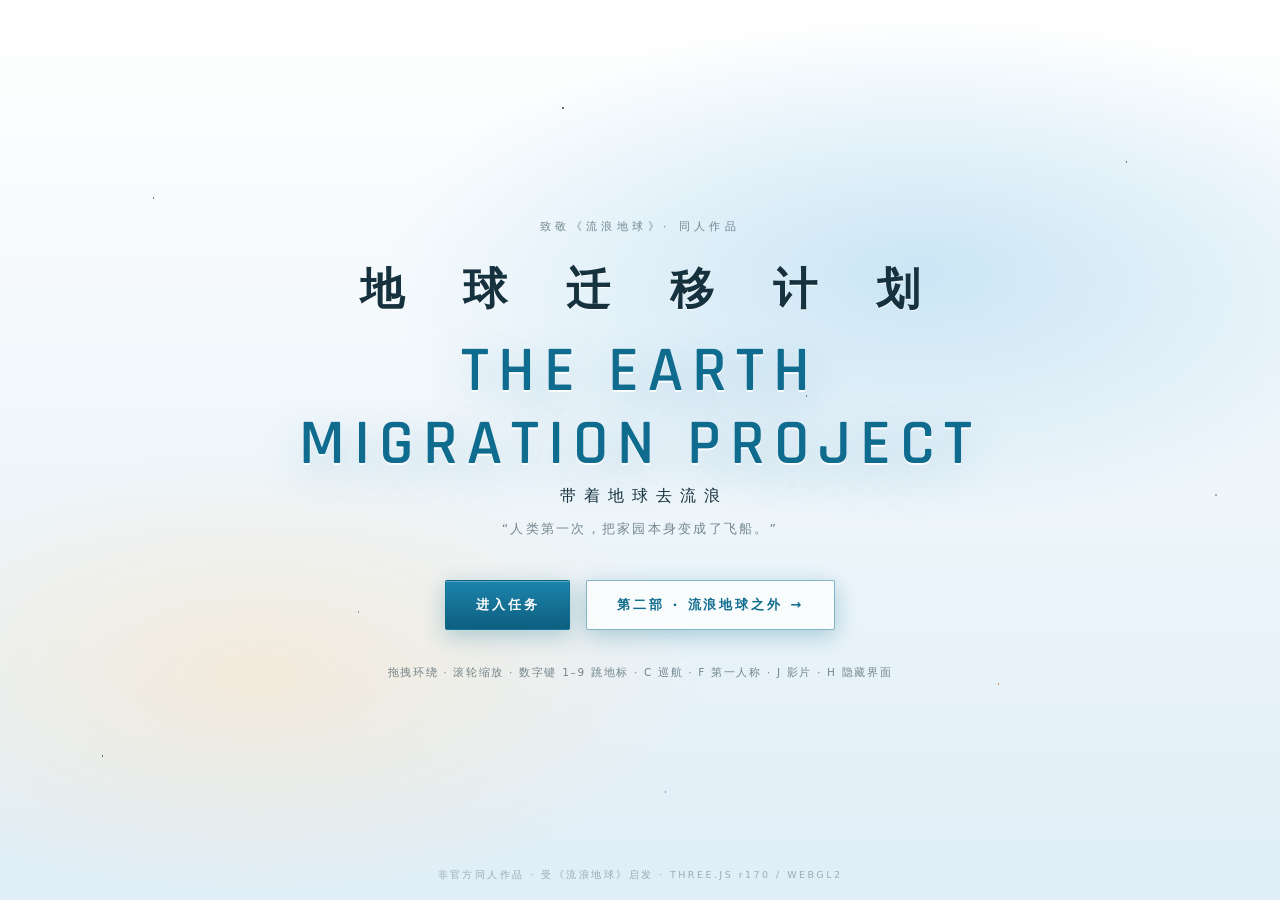
<file: index.html>
<!DOCTYPE html>
<html lang="zh-CN">
<head>
<meta charset="UTF-8">
<meta name="viewport" content="width=device-width, initial-scale=1.0, viewport-fit=cover">
<meta name="theme-color" content="#eef5fa">
<title>地球迁移计划 · 带着地球去流浪</title>
<meta name="description" content="献给《流浪地球》的电影级交互式 WebGL 体验：上万台行星发动机推动地球离开太阳系，前往比邻星。同人作品，非官方关联。">
<link rel="icon" href="data:image/svg+xml,<svg xmlns='http://www.w3.org/2000/svg' viewBox='0 0 64 64'><circle cx='32' cy='32' r='22' fill='%23eef5fa' stroke='%230f6c8e' stroke-width='3'/><path d='M32 6 L38 16 L26 16 Z' fill='%23b26a1a'/><circle cx='32' cy='32' r='8' fill='%230f6c8e'/></svg>">
<link rel="stylesheet" href="css/app.css">
<script src="boot.js"></script>
<script type="importmap">
{
  "imports": {
    "three": "./vendor/three/build/three.module.js",
    "three/addons/": "./vendor/three/examples/jsm/"
  }
}
</script>
</head>
<body>

<!-- ══════════ 加载屏 ══════════ -->
<div id="loading">
  <div class="load-core">
    <div class="load-emblem"><div class="load-planet"></div><div class="load-beam"></div></div>
    <div class="load-title">地球迁移计划</div>
    <div class="load-sub">人类最后的旅程 · 4.37 光年 · 2500 年</div>
    <div class="load-track"><div id="load-bar"></div></div>
    <div class="load-row"><span id="load-step">正在初始化</span><span id="load-pct">0%</span></div>
    <div class="load-row dim"><span>联合政府 · 行星推进司令部</span><span>UNET/2071.44</span></div>
  </div>
  <div id="boot-fault"><div class="fault-head">系统故障</div><div id="boot-fault-msg"></div></div>
</div>

<!-- ══════════ 启动屏 ══════════ -->
<div id="title-screen" class="hidden">
  <div class="ts-stars"></div>
  <div class="ts-core">
    <div class="ts-kicker">致敬《流浪地球》· 同人作品</div>
    <div class="ts-title-zh">地 球 迁 移 计 划</div>
    <h1 class="ts-title">THE EARTH<br>MIGRATION PROJECT</h1>
    <div class="ts-tag">带着地球去流浪</div>
    <div class="ts-quote">“人类第一次，把家园本身变成了飞船。”</div>
    <div class="ts-actions">
      <button id="btn-start" class="ts-btn primary">进入任务</button>
      <a id="btn-beyond" class="ts-btn ghost" href="beyond.html">第二部 · 流浪地球之外 →</a>
    </div>
    <div class="ts-hints">拖拽环绕 · 滚轮缩放 · 数字键 1–9 跳地标 · C 巡航 · F 第一人称 · J 影片 · H 隐藏界面</div>
  </div>
  <div class="ts-foot">非官方同人作品 · 受《流浪地球》启发 · THREE.JS r170 / WEBGL2</div>
</div>

<!-- ══════════ 主应用 ══════════ -->
<div id="app" class="hidden">
  <canvas id="gl"></canvas>
  <div id="labels"></div>

  <!-- HUD -->
  <div id="hud">

    <div class="panel" id="title-block">
      <div class="pb-ueg">联合政府 · 行星推进司令部</div>
      <div class="pb-name">地球迁移计划</div>
      <div class="pb-row"><span class="k">任务时钟</span><span class="v mono" id="mission-clock">T+0000 D</span></div>
      <div class="pb-row"><span class="k">协调世界时</span><span class="v mono" id="utc-clock">--:--:--</span></div>
    </div>

    <div class="panel" id="orbit-panel">
      <div class="panel-head">轨道位置 <i></i></div>
      <div class="grid2">
        <div class="cell"><span class="k">日心距离</span><span class="v mono" id="orb-dist">0.98 AU</span></div>
        <div class="cell"><span class="k">速度</span><span class="v mono" id="orb-speed">29.8 KM/S</span></div>
        <div class="cell"><span class="k">阶段</span><span class="v mono amber" id="orb-phase">逃逸加速</span></div>
        <div class="cell"><span class="k">自转角</span><span class="v mono" id="orb-rot">0.0°</span></div>
        <div class="cell"><span class="k">黄经</span><span class="v mono" id="orb-lon">0.0°</span></div>
        <div class="cell"><span class="k">黄纬</span><span class="v mono" id="orb-lat">0.0°</span></div>
      </div>
      <svg id="orbit-svg" viewBox="0 0 200 130" aria-hidden="true">
        <defs>
          <radialGradient id="svg-sun" cx="50%" cy="50%" r="50%">
            <stop offset="0%" stop-color="#ffdf9e"/><stop offset="45%" stop-color="#f2952f"/><stop offset="100%" stop-color="#c86a12"/>
          </radialGradient>
        </defs>
        <circle cx="24" cy="65" r="9" fill="url(#svg-sun)"/>
        <circle cx="24" cy="65" r="15" fill="none" stroke="#b26a1a" stroke-opacity=".35"/>
        <ellipse cx="24" cy="65" rx="70" ry="58" fill="none" stroke="#4d87a5" stroke-opacity=".55" stroke-dasharray="3 4"/>
        <ellipse cx="24" cy="65" rx="126" ry="96" fill="none" stroke="#4d87a5" stroke-opacity=".35" stroke-dasharray="3 4"/>
        <path id="svg-escape" d="M88 30 C 110 18, 150 30, 176 72" fill="none" stroke="#b26a1a" stroke-width="1.6" stroke-dasharray="5 3"/>
        <circle id="svg-jup" cx="150" cy="45" r="3.4" fill="#9a6a33"/>
        <circle id="svg-earth" cx="88" cy="30" r="2.9" fill="#0f6c8e"/>
        <text x="112" y="12" fill="#4d6e82" font-size="7" letter-spacing="1.2">木星借力 · 逃逸轨迹</text>
      </svg>
    </div>

    <div class="panel" id="engine-panel">
      <div class="panel-head">行星发动机 <i></i></div>
      <div class="eng-main">
        <div class="eng-pct mono" id="eng-pct">0.0<span class="unit">%</span></div>
        <div class="eng-gauge" id="eng-gauge"></div>
      </div>
      <div class="grid2">
        <div class="cell"><span class="k">活动单位</span><span class="v mono" id="eng-units">0 / 10,244</span></div>
        <div class="cell"><span class="k">总推力</span><span class="v mono" id="eng-thrust">0.0 GT</span></div>
        <div class="cell"><span class="k">核心温度</span><span class="v mono" id="eng-temp">300 K</span></div>
        <div class="cell"><span class="k">燃料储备</span><span class="v mono" id="eng-fuel">100.0%</span></div>
      </div>
      <div class="eng-continents" id="eng-continents"></div>
    </div>

    <div class="panel" id="elevator-panel">
      <div class="panel-head">太空电梯 <i></i></div>
      <div class="grid2">
        <div class="cell"><span class="k">锚点</span><span class="v mono">0.0°N 22.0°E</span></div>
        <div class="cell"><span class="k">天枢站</span><span class="v mono cyan" id="elv-status">同步轨道</span></div>
        <div class="cell"><span class="k">上行攀爬器</span><span class="v mono" id="elv-up">0</span></div>
        <div class="cell"><span class="k">下行攀爬器</span><span class="v mono" id="elv-down">0</span></div>
        <div class="cell"><span class="k">缆绳张力</span><span class="v mono" id="elv-tension">0 MN</span></div>
        <div class="cell"><span class="k">下一班次</span><span class="v mono" id="elv-next">--:--</span></div>
        <div class="cell wide"><span class="k">轨道流量</span><span class="v mono" id="elv-traffic">0 艘/日</span></div>
      </div>
    </div>

    <div class="panel" id="system-panel">
      <div class="panel-head">行星系统 <i></i></div>
      <div class="grid2">
        <div class="cell wide"><span class="k">目的地</span><span class="v mono cyan">比邻星 · 4.24 光年</span></div>
        <div class="cell"><span class="k">木星遭遇</span><span class="v mono amber" id="sys-jup">T-6,205 天</span></div>
        <div class="cell"><span class="k">太阳通量</span><span class="v mono" id="sys-flux">100.0%</span></div>
        <div class="cell"><span class="k">月球伴飞</span><span class="v mono" id="sys-luna">0.97</span></div>
        <div class="cell"><span class="k">航程完成</span><span class="v mono" id="sys-prog">0.00%</span></div>
      </div>
    </div>

    <div class="panel" id="cam-panel">
      <div class="panel-head">观察者 <i></i></div>
      <div class="grid2">
        <div class="cell wide"><span class="k">模式</span><span class="v mono" id="cam-mode">自由探索</span></div>
        <div class="cell wide"><span class="k">焦点</span><span class="v mono" id="cam-focus">地球</span></div>
        <div class="cell"><span class="k">高度</span><span class="v mono" id="cam-alt">0 KM</span></div>
        <div class="cell"><span class="k">距离</span><span class="v mono" id="cam-dist">0 KM</span></div>
        <div class="cell"><span class="k">帧率</span><span class="v mono" id="cam-fps">60</span></div>
      </div>
    </div>
  </div>

  <!-- 底部 dock -->
  <div id="dock">
    <div class="dock-hints">
      <span>拖拽 环绕</span><span>滚轮 缩放</span><span>点击标记 飞抵</span><span>1–9 地标</span><span>H 隐藏面板</span><span>G 特效档</span>
    </div>
    <div class="dock-marks" id="dock-marks"></div>
    <div class="dock-modes">
      <button id="btn-c" data-mode="cinematic">C · 电影巡航</button>
      <button id="btn-o" data-mode="explore" class="on">O · 自由探索</button>
      <button id="btn-f" data-mode="fp">F · 第一人称</button>
      <button id="btn-j" data-mode="journey">J · ▶ 影片</button>
      <a class="dock-beyond" href="beyond.html">第二部 · 之外 →</a>
    </div>
  </div>

  <!-- 影片模式 -->
  <div id="film" class="hidden">
    <div class="letterbox top"></div>
    <div class="letterbox bottom"></div>
    <div id="chapter-card"><div id="ch-num">01</div><div id="ch-title">垂死的太阳</div><div id="ch-era">2061</div></div>
    <div id="subtitle"><div id="sub-kicker"></div><div id="sub-title"></div><div id="sub-sub"></div></div>
    <div id="film-bar">
      <button id="f-prev" title="上一章">◀◀</button>
      <button id="f-play" title="播放/暂停">暂停</button>
      <button id="f-next" title="下一章">▶▶</button>
      <div id="f-track"><div id="f-prog"></div><div id="f-ticks"></div></div>
      <span class="mono" id="f-time">00:00 / 01:02</span>
      <button id="f-sound" title="声音">声音开</button>
      <button id="f-exit" title="退出">退出</button>
    </div>
  </div>

  <!-- 第一人称触屏按钮（移动端） -->
  <div id="fp-touch" class="hidden">
    <button id="fp-fwd">▲ 前进</button>
    <button id="fp-back">▼ 后退</button>
  </div>

  <div id="toast"></div>
</div>

<script type="module" src="js/app.js"></script>
</body>
</html>
</file>
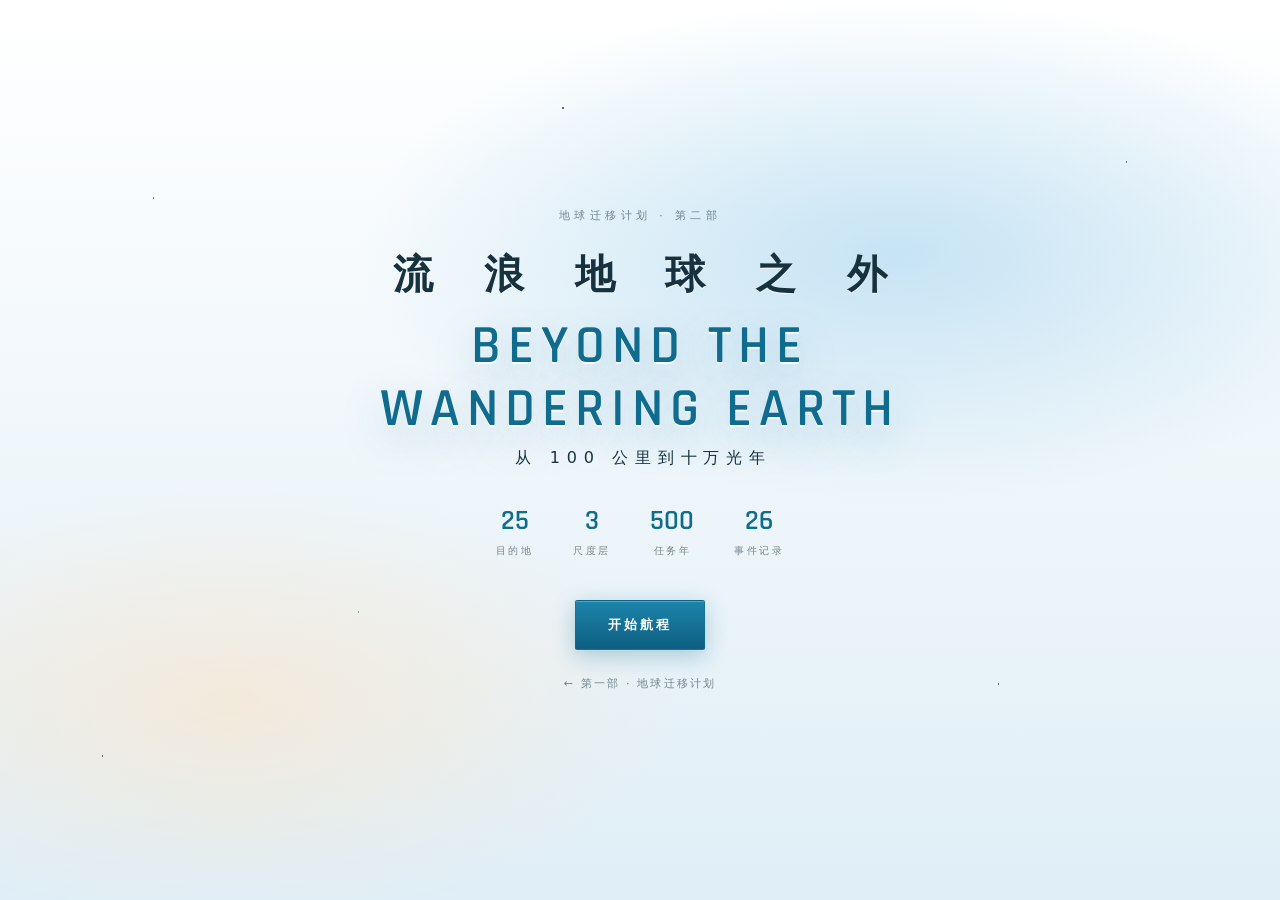
<file: beyond.html>
<!DOCTYPE html>
<html lang="zh-CN">
<head>
<meta charset="UTF-8">
<meta name="viewport" content="width=device-width, initial-scale=1.0, viewport-fit=cover">
<meta name="theme-color" content="#eef5fa">
<title>流浪地球之外 · 从 100 公里到十万光年</title>
<meta name="description" content="地球迁移计划 第二部：三层尺度阶梯、25 个目的地、时间压缩与实时遥测。同人作品，非官方关联。">
<link rel="icon" href="data:image/svg+xml,<svg xmlns='http://www.w3.org/2000/svg' viewBox='0 0 64 64'><circle cx='32' cy='32' r='20' fill='%23eef5fa' stroke='%230f6c8e' stroke-width='3'/><path d='M14 40 Q32 52 50 40' stroke='%23b26a1a' fill='none' stroke-width='3'/></svg>">
<link rel="stylesheet" href="css/beyond.css">
<script src="boot.js"></script>
<script type="importmap">
{
  "imports": {
    "three": "./vendor/three/build/three.module.js",
    "three/addons/": "./vendor/three/examples/jsm/"
  }
}
</script>
</head>
<body>

<!-- 加载屏 -->
<div id="loading">
  <div class="load-core">
    <div class="load-emblem"><div class="load-planet"></div><div class="load-beam"></div></div>
    <div class="load-title">流浪地球之外</div>
    <div class="load-sub">100 公里 → 十万光年 · 三层尺度阶梯</div>
    <div class="load-track"><div id="load-bar"></div></div>
    <div class="load-row"><span id="load-step">正在初始化</span><span id="load-pct">0%</span></div>
    <div class="load-row dim"><span>联合政府 · 深空导航局</span><span>MOSS/4.2</span></div>
  </div>
  <div id="boot-fault"><div class="fault-head">系统故障</div><div id="boot-fault-msg"></div></div>
</div>

<!-- 入口 -->
<div id="enter" class="hidden">
  <div class="en-stars"></div>
  <div class="en-core">
    <div class="en-kicker">地球迁移计划 · 第二部</div>
    <div class="en-title-zh">流 浪 地 球 之 外</div>
    <h1 class="en-title">BEYOND THE<br>WANDERING EARTH</h1>
    <div class="en-tag">从 100 公里到十万光年</div>
    <div class="en-stats">
      <div><b>25</b><span>目的地</span></div>
      <div><b>3</b><span>尺度层</span></div>
      <div><b>500</b><span>任务年</span></div>
      <div><b>26</b><span>事件记录</span></div>
    </div>
    <button id="btn-enter" class="en-btn">开始航程</button>
    <a class="en-back" href="index.html">← 第一部 · 地球迁移计划</a>
  </div>
</div>

<!-- 主应用 -->
<div id="app" class="hidden">
  <canvas id="gl"></canvas>

  <!-- 顶部玻璃条 -->
  <header id="topbar">
    <div class="tb-brand">流浪地球之外</div>
    <div class="tb-tele" id="tele">
      <div class="tc"><span class="k">引擎</span><span class="v mono" id="t-eng">待命</span></div>
      <div class="tc"><span class="k">速度</span><span class="v mono" id="t-vel">29.8 KM/S</span></div>
      <div class="tc"><span class="k">距太阳</span><span class="v mono" id="t-dsol">1.00 AU</span></div>
      <div class="tc"><span class="k">光行时</span><span class="v mono" id="t-ltime">8.3 MIN</span></div>
      <div class="tc"><span class="k">区域</span><span class="v mono" id="t-region">地球轨道</span></div>
      <div class="tc"><span class="k">银道坐标</span><span class="v mono" id="t-gal">—</span></div>
      <div class="tc"><span class="k">任务年</span><span class="v mono gold" id="t-year">Y2078</span></div>
      <div class="tc"><span class="k">视场</span><span class="v mono" id="t-fov">50°</span></div>
    </div>
    <div class="tb-actions">
      <button id="b-film" class="tb-mode">影片</button>
      <button id="b-explore" class="tb-mode on">探索</button>
      <button id="b-sound" class="tb-ic" title="声音">♪ 开</button>
      <button id="b-hud" class="tb-ic" title="隐藏仪表盘">▤ 面板</button>
      <button id="b-full" class="tb-ic" title="全屏">⛶ 全屏</button>
    </div>
  </header>

  <!-- 左：宇宙阶梯 -->
  <div id="ladder" class="panelish">
    <div class="la-line"></div>
    <div id="ladder-cursor"></div>
  </div>

  <!-- 右：目的地 -->
  <aside id="dest" class="panelish">
    <div class="de-head">目的地 <i>25</i></div>
    <div id="dest-list"></div>
  </aside>

  <!-- 左下：VOYAGE 时间轴 -->
  <div id="voyage" class="panelish">
    <div class="vo-head">航程时间轴</div>
    <div class="vo-row"><span id="voyage-year">Y2078</span>
      <input type="range" id="voyage-slider" min="2078" max="4578" step="1" value="2078">
      <span>Y4578</span>
    </div>
    <div id="speed-modes"></div>
  </div>

  <!-- 右下：事件日志 -->
  <div id="log" class="panelish">
    <div class="lg-head">事件日志 <i id="log-count">00 / 26</i></div>
    <div id="log-list"></div>
  </div>

  <!-- 底部药丸 dock -->
  <div id="dock">
    <button id="b-play" title="播放/暂停">▶</button>
    <div id="ch-segs"></div>
    <span class="mono" id="b-time">00:00 / 02:54</span>
    <button id="b-exit" title="退出影片">退出</button>
  </div>

  <!-- 影片 -->
  <div id="film" class="hidden">
    <div class="letterbox top"></div>
    <div class="letterbox bottom"></div>
    <div id="chapter-card"><div id="ch-num">01</div><div id="ch-title">流浪地球</div><div id="ch-era">2078 · 1 AU</div></div>
    <div id="subtitle"><div id="sub-kicker"></div><div id="sub-title"></div><div id="sub-sub"></div></div>
    <div id="count-ring"><div class="cr-ring"></div><div class="cr-num">10</div><div class="cr-lab">全球点火序列</div></div>
    <div id="scroll-hint">正在穿越时间 · 按 ▶ 继续</div>
    <div id="f-track"><div id="f-prog"></div><div id="f-ticks"></div></div>
  </div>

  <div id="toast"></div>
</div>

<script type="module" src="js/beyond/main.js"></script>
</body>
</html>
</file>
<file: css/app.css>
/* ═══════════════════════════════════════════════════════════════
   THE EARTH MIGRATION PROJECT · app.css · 晨光星图浅色主题 v2
   白底浅青宇宙 · 深青墨 HUD 线框 · 白玻璃面板 · 2px 直角制图感
   ═══════════════════════════════════════════════════════════════ */
@font-face {
  font-family: 'Orbitron';
  src: url('../assets/fonts/orbitron-var.woff2') format('woff2');
  font-weight: 400 900;
  font-display: swap;
}
@font-face {
  font-family: 'Rajdhani';
  src: url('../assets/fonts/rajdhani-600.ttf') format('truetype');
  font-weight: 500 700;
  font-display: swap;
}
@font-face {
  font-family: 'JetBrains Mono';
  src: url('../assets/fonts/jbmono-400.woff2') format('woff2');
  font-weight: 400;
  font-display: swap;
}
@font-face {
  font-family: 'JetBrains Mono';
  src: url('../assets/fonts/jbmono-700.woff2') format('woff2');
  font-weight: 700;
  font-display: swap;
}

:root {
  --cyan: #0f6c8e;                       /* 深青墨（浅底主色） */
  --cyan-dim: rgba(15, 108, 142, .58);
  --cyan-line: rgba(15, 108, 142, .26);
  --amber: #b26a1a;
  --red: #c0392b;
  --glass: rgba(255, 255, 255, .78);
  --glass-strong: rgba(246, 251, 254, .92);
  --text: #17323f;
  --text-dim: rgba(23, 50, 63, .56);
  --bg: #eef5fa;
  --zh: "PingFang SC", "HarmonyOS Sans SC", "Microsoft YaHei", "Noto Sans SC", system-ui, sans-serif;
}

* { margin: 0; padding: 0; box-sizing: border-box; }
html, body { height: 100%; overflow: hidden; }
body {
  background: var(--bg);
  color: var(--text);
  font-family: 'Rajdhani', var(--zh);
  -webkit-font-smoothing: antialiased;
  user-select: none;
}
.mono { font-family: 'JetBrains Mono', 'Consolas', monospace; }
.hidden { display: none !important; }
button { font-family: inherit; cursor: pointer; }

/* ══════════ 通用面板语言（白玻璃 + 深青线框） ══════════ */
.panel {
  position: absolute;
  background: linear-gradient(160deg, var(--glass), var(--glass-strong));
  border: 1px solid var(--cyan-line);
  border-radius: 2px;
  padding: 10px 12px;
  box-shadow: inset 0 0 0 1px rgba(255, 255, 255, .65), inset 0 0 22px rgba(15, 108, 142, .04), 0 8px 26px rgba(31, 74, 99, .12);
  backdrop-filter: blur(10px) saturate(120%);
  -webkit-backdrop-filter: blur(10px) saturate(120%);
  min-width: 190px;
  z-index: 20;
  animation: panel-in .6s cubic-bezier(.2, .9, .25, 1) both;
}
.panel::before, .panel::after {
  content: ''; position: absolute; width: 12px; height: 12px; pointer-events: none;
}
.panel::before { top: -1px; left: -1px; border-top: 2px solid var(--cyan); border-left: 2px solid var(--cyan); }
.panel::after { bottom: -1px; right: -1px; border-bottom: 2px solid var(--cyan); border-right: 2px solid var(--cyan); }
@keyframes panel-in { from { opacity: 0; transform: translateY(8px); } to { opacity: 1; transform: none; } }

.panel-head {
  font-family: 'Rajdhani', var(--zh);
  font-size: 11px; font-weight: 700;
  letter-spacing: .3em;
  color: var(--cyan);
  padding-bottom: 7px; margin-bottom: 8px;
  border-bottom: 1px solid var(--cyan-line);
  display: flex; justify-content: space-between; align-items: center;
}
.panel-head i {
  width: 5px; height: 5px; background: var(--cyan);
  box-shadow: 0 0 6px rgba(15, 108, 142, .45);
  animation: blink 2.2s infinite;
}
@keyframes blink { 0%, 100% { opacity: 1; } 50% { opacity: .25; } }

.grid2 { display: grid; grid-template-columns: 1fr 1fr; gap: 3px 10px; }
.cell { display: flex; justify-content: space-between; align-items: baseline; gap: 8px; }
.cell.wide { grid-column: span 2; }
.cell .k { font-size: 10.5px; letter-spacing: .12em; color: var(--text-dim); white-space: nowrap; }
.cell .v { font-size: 11px; font-weight: 700; color: var(--text); white-space: nowrap; }
.cell .v.cyan { color: var(--cyan); }
.cell .v.amber { color: var(--amber); }
.cell .v.red { color: var(--red); }

/* ══════════ 加载屏（浅色） ══════════ */
#loading {
  position: fixed; inset: 0; z-index: 200;
  background: radial-gradient(120% 90% at 50% 20%, #ffffff 0%, #eef5fa 55%, #e3eef6 100%);
  display: flex; align-items: center; justify-content: center;
  transition: opacity .8s;
}
.load-core { width: min(480px, 86vw); text-align: center; }
.load-emblem { width: 88px; height: 88px; margin: 0 auto 26px; position: relative; }
.load-planet {
  position: absolute; inset: 14px; border-radius: 50%;
  background: radial-gradient(circle at 34% 32%, #bfe0f2, #6ba8cc 58%, #3d7ba3);
  border: 1px solid rgba(15, 108, 142, .4);
  box-shadow: 0 0 0 4px rgba(255, 255, 255, .8), 0 10px 30px rgba(31, 74, 99, .25), inset -8px -6px 22px rgba(15, 60, 90, .35);
  animation: spin 14s linear infinite;
}
.load-beam {
  position: absolute; left: 50%; top: -8px; width: 3px;
  background: linear-gradient(to top, var(--cyan), rgba(15, 108, 142, 0));
  transform: translateX(-50%);
  animation: beam 1.6s ease-in-out infinite;
}
@keyframes beam { 0%, 100% { opacity: .35; height: 18px; } 50% { opacity: 1; height: 30px; } }
@keyframes spin { to { transform: rotate(360deg); } }
.load-title {
  font-family: 'Rajdhani', var(--zh); font-weight: 700;
  font-size: clamp(19px, 3.4vw, 28px); letter-spacing: .3em;
  color: var(--cyan);
  margin-bottom: 10px; padding-left: .3em;
}
.load-sub { font-family: var(--zh); font-size: 11px; letter-spacing: .3em; color: var(--text-dim); margin-bottom: 30px; }
.load-track { height: 3px; background: rgba(15, 108, 142, .14); margin-bottom: 10px; overflow: hidden; border-radius: 2px; }
#load-bar { height: 100%; width: 0%; background: linear-gradient(90deg, var(--cyan), #38a0c8); transition: width .3s; }
.load-row { display: flex; justify-content: space-between; font-size: 10px; letter-spacing: .2em; color: var(--cyan); font-family: var(--zh); }
.load-row.dim { color: var(--text-dim); margin-top: 14px; letter-spacing: .12em; }
#boot-fault {
  display: none; margin-top: 22px; padding: 12px 16px;
  border: 1px solid var(--red); color: var(--red);
  font-family: 'JetBrains Mono', var(--zh), monospace; font-size: 11px; line-height: 1.6;
  text-align: left; background: rgba(255, 240, 240, .9);
}
.fault-head { font-weight: 700; letter-spacing: .3em; margin-bottom: 4px; font-family: var(--zh); }

/* ══════════ 启动屏（浅色晨雾） ══════════ */
#title-screen {
  position: fixed; inset: 0; z-index: 150;
  background:
    radial-gradient(60% 40% at 72% 30%, rgba(150, 205, 235, .45), transparent 70%),
    radial-gradient(50% 35% at 20% 75%, rgba(255, 226, 190, .5), transparent 70%),
    linear-gradient(180deg, #ffffff, #e9f3f9 70%, #dfeef7);
  display: flex; align-items: center; justify-content: center;
  transition: opacity 1s, visibility 1s;
}
.ts-stars {
  position: absolute; inset: 0; opacity: .7;
  background-image:
    radial-gradient(1.6px 1.6px at 12% 22%, #2b546e 50%, transparent 51%),
    radial-gradient(1.1px 1.1px at 28% 68%, #567a90 50%, transparent 51%),
    radial-gradient(2px 2px at 44% 12%, #17323f 50%, transparent 51%),
    radial-gradient(1.1px 1.1px at 63% 44%, #2b546e 50%, transparent 51%),
    radial-gradient(1.5px 1.5px at 78% 76%, #b26a1a 50%, transparent 51%),
    radial-gradient(1.2px 1.2px at 88% 18%, #2b546e 50%, transparent 51%),
    radial-gradient(1.7px 1.7px at 8% 84%, #17323f 50%, transparent 51%),
    radial-gradient(1.2px 1.2px at 52% 88%, #567a90 50%, transparent 51%),
    radial-gradient(1.4px 1.4px at 95% 55%, #17323f 50%, transparent 51%),
    radial-gradient(1.1px 1.1px at 35% 40%, #2b546e 50%, transparent 51%);
  animation: twinkle 5s ease-in-out infinite alternate;
}
@keyframes twinkle { from { opacity: .4; } to { opacity: .85; } }
.ts-core { position: relative; text-align: center; padding: 0 20px; }
.ts-kicker { font-family: var(--zh); font-size: 10.5px; letter-spacing: .42em; color: var(--text-dim); margin-bottom: 26px; }
.ts-title {
  font-family: 'Rajdhani', var(--zh); font-weight: 700;
  font-size: clamp(30px, 6.5vw, 64px); line-height: 1.14; letter-spacing: .14em;
  color: var(--cyan);
  text-shadow: 0 2px 0 rgba(255, 255, 255, .9), 0 14px 44px rgba(31, 118, 158, .28);
  margin-bottom: 6px;
}
.ts-title-zh {
  font-family: var(--zh); font-weight: 700;
  font-size: clamp(24px, 4.6vw, 44px); letter-spacing: .5em;
  color: #17323f;
  text-shadow: 0 1px 0 rgba(255, 255, 255, .9);
  margin-bottom: 16px; padding-left: .5em;
}
.ts-tag { font-family: var(--zh); font-size: clamp(13px, 2vw, 16px); letter-spacing: .5em; color: var(--text); margin-bottom: 14px; padding-left: .5em; }
.ts-quote { font-family: var(--zh); font-size: 12.5px; letter-spacing: .18em; color: var(--text-dim); margin-bottom: 42px; }
.ts-actions { display: flex; gap: 16px; justify-content: center; flex-wrap: wrap; margin-bottom: 36px; }
.ts-btn {
  display: inline-block; text-decoration: none;
  font-family: var(--zh); font-size: 13px; font-weight: 600; letter-spacing: .22em;
  color: #fff; background: linear-gradient(180deg, #1d84ab, var(--cyan));
  border: 1px solid rgba(15, 108, 142, .5); border-radius: 2px;
  padding: 15px 30px; transition: all .25s;
  box-shadow: 0 6px 22px rgba(15, 108, 142, .3), inset 0 1px 0 rgba(255, 255, 255, .25);
}
.ts-btn.primary { background: linear-gradient(180deg, #1d84ab, #0d5f80); }
.ts-btn.ghost { background: rgba(255, 255, 255, .7); color: var(--cyan); }
.ts-btn:hover { transform: translateY(-2px); box-shadow: 0 10px 30px rgba(15, 108, 142, .4); }
.ts-hints { font-family: var(--zh); font-size: 10.5px; letter-spacing: .16em; color: var(--text-dim); }
.ts-foot { position: absolute; bottom: 18px; left: 0; right: 0; text-align: center; font-family: var(--zh); font-size: 9.5px; letter-spacing: .26em; color: rgba(23, 50, 63, .35); }

/* ══════════ 主应用 ══════════ */
#app { position: fixed; inset: 0; }
#gl { position: absolute; inset: 0; width: 100%; height: 100%; display: block; }

/* —— HUD 布局 —— */
#title-block { top: 16px; left: 16px; }
#orbit-panel { top: 16px; right: 16px; width: 226px; }
#engine-panel { top: 50%; left: 16px; transform: translateY(-50%); width: 262px; }
#elevator-panel { top: 50%; right: 16px; transform: translateY(-50%); width: 226px; }
#system-panel { bottom: 92px; left: 16px; }
#cam-panel { bottom: 92px; right: 16px; }

.pb-ueg { font-family: var(--zh); font-size: 10px; letter-spacing: .24em; color: var(--text-dim); margin-bottom: 4px; }
.pb-name {
  font-family: 'Rajdhani', var(--zh); font-size: 13px; font-weight: 700;
  letter-spacing: .2em; color: var(--cyan); margin-bottom: 8px;
}
.pb-row { display: flex; justify-content: space-between; gap: 18px; font-size: 10px; }
.pb-row .k { color: var(--text-dim); letter-spacing: .16em; font-family: var(--zh); }
.pb-row .v { font-size: 11px; }

#orbit-svg { display: block; width: 100%; margin-top: 8px; }
#orbit-svg text { font-family: 'JetBrains Mono', monospace; }
#orbit-svg circle[stroke="#7fdcff"], #orbit-svg ellipse { stroke: #4d87a5; }
#svg-escape { stroke: var(--amber) !important; }
#svg-earth { fill: var(--cyan) !important; }
#svg-jup { fill: #9a6a33 !important; }

/* —— 发动机面板 —— */
.eng-main { display: flex; align-items: center; gap: 12px; margin-bottom: 9px; }
.eng-pct {
  font-size: 30px; font-weight: 700; color: var(--cyan);
  line-height: 1;
  min-width: 86px;
}
.eng-pct .unit { font-size: 14px; color: var(--text-dim); }
.eng-gauge { display: grid; grid-template-columns: repeat(6, 1fr); gap: 3px; flex: 1; }
.eng-gauge i {
  height: 9px; background: rgba(15, 108, 142, .1);
  border: 1px solid rgba(15, 108, 142, .16);
  transition: background .3s;
}
.eng-gauge i.on { background: linear-gradient(180deg, #2a97c2, var(--cyan)); border-color: transparent; box-shadow: inset 0 1px 0 rgba(255, 255, 255, .4); }
.eng-gauge i.hot { background: linear-gradient(180deg, #d99a4a, var(--amber)); border-color: transparent; box-shadow: inset 0 1px 0 rgba(255, 255, 255, .4); }
.eng-continents { margin-top: 9px; display: grid; gap: 4px; }
.eng-continents .cont { display: grid; grid-template-columns: 44px 1fr 30px; gap: 8px; align-items: center; font-size: 9.5px; letter-spacing: .1em; font-family: var(--zh); }
.eng-continents .cont .name { color: var(--text-dim); }
.eng-continents .cont .bar { height: 5px; background: rgba(15, 108, 142, .1); position: relative; border-radius: 2px; }
.eng-continents .cont .bar b {
  position: absolute; inset: 0; right: auto;
  background: linear-gradient(90deg, rgba(15, 108, 142, .3), var(--cyan));
  transition: width .5s; border-radius: 2px;
}
.eng-continents .cont .pct { color: var(--text); font-family: 'JetBrains Mono', monospace; font-size: 9px; text-align: right; }

/* ══════════ 底部 dock ══════════ */
#dock {
  position: absolute; left: 50%; bottom: 14px; transform: translateX(-50%);
  display: flex; flex-direction: column; align-items: center; gap: 8px;
  z-index: 30; width: min(760px, calc(100vw - 24px));
  background: linear-gradient(160deg, var(--glass), var(--glass-strong));
  border: 1px solid var(--cyan-line); border-radius: 2px;
  padding: 10px 14px;
  box-shadow: inset 0 0 0 1px rgba(255, 255, 255, .6), 0 10px 34px rgba(31, 74, 99, .16);
  backdrop-filter: blur(10px) saturate(120%); -webkit-backdrop-filter: blur(10px) saturate(120%);
}
.dock-hints { display: flex; gap: 16px; flex-wrap: wrap; justify-content: center; font-family: var(--zh); font-size: 10px; letter-spacing: .14em; color: var(--text-dim); }
.dock-marks { display: flex; gap: 5px; flex-wrap: wrap; justify-content: center; }
.dock-marks button {
  font-family: var(--zh); font-size: 9px; letter-spacing: .06em; color: var(--cyan-dim);
  background: rgba(15, 108, 142, .06); border: 1px solid var(--cyan-line);
  border-radius: 2px; padding: 4px 7px; transition: all .2s;
}
.dock-marks button:hover, .dock-marks button.on { color: #fff; background: var(--cyan); box-shadow: 0 3px 12px rgba(15, 108, 142, .35); }
.dock-modes { display: flex; gap: 8px; flex-wrap: wrap; justify-content: center; align-items: center; }
.dock-modes button {
  font-family: var(--zh); font-size: 11px; font-weight: 600; letter-spacing: .14em;
  color: var(--text-dim); background: transparent;
  border: 1px solid var(--cyan-line); border-radius: 2px;
  padding: 8px 14px; transition: all .2s;
}
.dock-modes button:hover { color: var(--cyan); border-color: var(--cyan); }
.dock-modes button.on { color: #fff; background: var(--cyan); border-color: var(--cyan); box-shadow: 0 4px 16px rgba(15, 108, 142, .35); }
.dock-beyond {
  font-family: var(--zh); font-size: 11px; font-weight: 600; letter-spacing: .14em;
  color: var(--amber); text-decoration: none;
  border: 1px solid rgba(178, 106, 26, .45); border-radius: 2px;
  padding: 8px 14px; transition: all .2s; background: rgba(255, 244, 230, .6);
}
.dock-beyond:hover { background: rgba(255, 236, 214, .9); box-shadow: 0 4px 16px rgba(178, 106, 26, .25); }

/* ══════════ 影片模式（黑边保留 · 字幕深字白玻璃底） ══════════ */
#film { position: absolute; inset: 0; z-index: 40; pointer-events: none; }
.letterbox { position: absolute; left: 0; right: 0; height: 7.5vh; background: #0d1418; z-index: 1; }
.letterbox.top { top: 0; animation: lb-in 1s cubic-bezier(.6, 0, .2, 1) both; }
.letterbox.bottom { bottom: 0; animation: lb-in 1s cubic-bezier(.6, 0, .2, 1) both; }
@keyframes lb-in { from { transform: scaleY(0); } to { transform: scaleY(1); } }

#chapter-card {
  position: absolute; left: 5vw; bottom: calc(7.5vh + 34px); z-index: 3;
  text-align: left; opacity: 0; transform: translateY(12px);
  transition: opacity .8s, transform .8s;
}
#chapter-card.show { opacity: 1; transform: none; }
#ch-num {
  font-family: 'Rajdhani', var(--zh); font-size: 14px; font-weight: 700;
  color: var(--amber); letter-spacing: .5em;
}
#ch-title {
  font-family: var(--zh); font-size: clamp(18px, 2.6vw, 26px); font-weight: 700;
  color: #12303f; letter-spacing: .22em; margin: 6px 0 3px;
  text-shadow: 0 1px 0 rgba(255, 255, 255, .85), 0 4px 20px rgba(255, 255, 255, .8);
}
#ch-era { font-family: var(--zh); font-size: 11.5px; letter-spacing: .34em; color: var(--cyan); text-shadow: 0 1px 0 rgba(255,255,255,.8); }

#subtitle {
  position: absolute; left: 50%; bottom: calc(7.5vh + 40px); transform: translateX(-50%);
  text-align: center; z-index: 3; width: min(760px, 88vw);
}
#sub-kicker { font-family: var(--zh); font-size: 10.5px; letter-spacing: .4em; color: var(--amber); margin-bottom: 8px; min-height: 12px; }
#sub-title {
  font-family: var(--zh); font-size: clamp(18px, 2.4vw, 26px); font-weight: 700; letter-spacing: .24em;
  color: #102b39; min-height: 30px;
  background: rgba(255, 255, 255, .72);
  box-shadow: 0 0 0 1px rgba(255, 255, 255, .5);
  -webkit-background-clip: padding-box; background-clip: padding-box;
  border-radius: 3px;
  padding: 4px 14px;
  text-shadow: 0 1px 0 rgba(255, 255, 255, .9);
}
#sub-sub { font-family: var(--zh); font-size: 12px; letter-spacing: .2em; color: #2c5468; margin-top: 7px; min-height: 15px; text-shadow: 0 1px 0 rgba(255,255,255,.7); }
.char { opacity: 0; display: inline-block; animation: char-in .5s forwards; }
@keyframes char-in { to { opacity: 1; } }

#film-bar {
  position: absolute; left: 50%; bottom: calc(7.5vh - 34px); transform: translateX(-50%);
  display: flex; align-items: center; gap: 12px;
  z-index: 5; pointer-events: auto;
  background: var(--glass-strong);
  border: 1px solid var(--cyan-line); border-radius: 2px;
  padding: 8px 14px;
  box-shadow: inset 0 0 0 1px rgba(255, 255, 255, .6), 0 8px 26px rgba(31, 74, 99, .18);
  backdrop-filter: blur(10px); -webkit-backdrop-filter: blur(10px);
}
#film-bar button {
  font-family: 'JetBrains Mono', var(--zh), monospace; font-size: 10px; letter-spacing: .08em;
  color: var(--cyan); background: transparent; border: 1px solid var(--cyan-line);
  border-radius: 2px; padding: 6px 10px; transition: all .2s;
}
#film-bar button:hover { background: rgba(15, 108, 142, .1); }
#f-play { min-width: 64px; font-family: var(--zh); }
#f-track { position: relative; width: min(340px, 34vw); height: 18px; cursor: pointer; }
#f-track::before {
  content: ''; position: absolute; left: 0; right: 0; top: 8px; height: 3px;
  background: rgba(15, 108, 142, .18); border-radius: 2px;
}
#f-prog {
  position: absolute; left: 0; top: 8px; height: 3px; width: 0%;
  background: linear-gradient(90deg, var(--cyan), #2a97c2);
  border-radius: 2px;
}
#f-ticks { position: absolute; inset: 0; }
#f-ticks i { position: absolute; top: 4px; width: 1.5px; height: 10px; background: rgba(23, 50, 63, .5); }
#f-ticks i:hover::after {
  content: attr(data-name); position: absolute; bottom: 16px; left: 50%; transform: translateX(-50%);
  white-space: nowrap; font-size: 10px; letter-spacing: .1em; color: var(--cyan);
  font-family: var(--zh);
  background: var(--glass-strong); border: 1px solid var(--cyan-line);
  padding: 3px 8px; pointer-events: none;
}
#f-time { font-size: 10px; color: var(--text-dim); letter-spacing: .06em; }

/* ══════════ 全息标记（白玻璃） ══════════ */
#labels { position: absolute; inset: 0; pointer-events: none; z-index: 15; overflow: hidden; }
.holo { position: absolute; transform: translate(-50%, -50%); pointer-events: auto; cursor: pointer; }
.holo .dia {
  width: 11px; height: 11px; margin: 0 auto;
  border: 1.6px solid var(--cyan);
  background: rgba(255, 255, 255, .5);
  transform: rotate(45deg);
  transition: border-color .2s;
  box-shadow: 0 0 0 3px rgba(255, 255, 255, .55);
}
.holo:hover .dia { border-color: #b23c1a; background: #fff; }
@keyframes holo-pulse { 0%, 100% { transform: rotate(45deg) scale(1); } 50% { transform: rotate(45deg) scale(1.35); } }
.holo .dia { animation: holo-pulse 2.4s ease-in-out infinite; }
.holo .ring {
  position: absolute; left: 50%; top: 50%; width: 34px; height: 34px;
  border: 1.5px solid rgba(15, 108, 142, .5); border-radius: 50%;
  transform: translate(-50%, -50%);
  animation: holo-ring 2.4s ease-out infinite;
}
@keyframes holo-ring { 0% { transform: translate(-50%, -50%) scale(.3); opacity: .9; } 100% { transform: translate(-50%, -50%) scale(1.25); opacity: 0; } }
.holo .tag {
  position: absolute; left: 26px; top: -4px; white-space: nowrap;
  font-family: var(--zh); font-size: 10px; letter-spacing: .12em; color: var(--cyan);
  padding: 3px 8px;
  background: var(--glass-strong);
  border: 1px solid var(--cyan-line);
  clip-path: polygon(0 0, 100% 0, 100% 100%, 8px 100%);
}
.holo .tag::before {
  content: ''; position: absolute; left: -14px; top: 50%; width: 14px; height: 1.5px;
  background: var(--cyan);
}
.holo:hover .tag { color: #b23c1a; border-color: rgba(178, 106, 26, .5); }

/* ══════════ toast / 触屏 ══════════ */
#toast {
  position: absolute; left: 50%; top: 84px; transform: translateX(-50%);
  z-index: 60; pointer-events: none;
  font-family: var(--zh); font-size: 12px; font-weight: 600; letter-spacing: .26em;
  color: var(--cyan); background: var(--glass-strong);
  border: 1px solid var(--cyan-line); border-radius: 2px;
  padding: 10px 22px; opacity: 0; transition: opacity .4s;
  box-shadow: 0 8px 26px rgba(31, 74, 99, .16);
}
#toast.show { opacity: 1; }

#fp-touch { position: absolute; inset: 0; z-index: 35; pointer-events: none; }
#fp-touch button {
  position: absolute; pointer-events: auto;
  width: 88px; height: 88px; border-radius: 50%;
  font-family: var(--zh); font-size: 11px; letter-spacing: .14em;
  color: var(--cyan); background: var(--glass);
  border: 1px solid var(--cyan-line);
  backdrop-filter: blur(6px); -webkit-backdrop-filter: blur(6px);
}
#fp-fwd { right: 24px; bottom: 128px; }
#fp-back { right: 128px; bottom: 40px; }
#fp-touch button:active { background: rgba(15, 108, 142, .25); color: #fff; }

/* ══════════ HUD 隐藏态 / 响应式 ══════════ */
#app.nohud #hud, #app.nohud #dock, #app.nohud #labels { opacity: 0; pointer-events: none; }
#app.film-on #hud, #app.film-on #dock, #app.film-on #labels, #app.film-on #toast { opacity: 0; pointer-events: none; }
#hud, #dock, #labels { transition: opacity .5s; }

@media (max-width: 900px) {
  #elevator-panel, #system-panel, #cam-panel { display: none; }
  #engine-panel { top: auto; bottom: 96px; transform: none; width: 226px; }
  .panel { min-width: 160px; padding: 8px 10px; }
  #orbit-panel { width: 196px; }
  .dock-hints { display: none; }
  .dock-marks { display: none; }
  #f-track { width: 30vw; }
  #film-bar { gap: 8px; padding: 7px 10px; }
  #f-time { display: none; }
}
@media (max-width: 600px) {
  #orbit-panel { display: none; }
  #title-block { top: 10px; left: 10px; }
  .letterbox { height: 5.5vh; }
  #subtitle { bottom: calc(5.5vh + 64px); }
  #chapter-card { bottom: calc(5.5vh + 60px); left: 6vw; }
}
</file>
<file: css/beyond.css>
/* ═══════════════════════════════════════════════════════════
   BEYOND THE WANDERING EARTH · beyond.css · 晨光星图浅色主题 v2
   冰青墨 HUD + 白玻璃 · 中文原生排版
   ═══════════════════════════════════════════════════════════ */
@font-face {
  font-family: 'Orbitron';
  src: url('../assets/fonts/orbitron-var.woff2') format('woff2');
  font-weight: 400 900;
  font-display: swap;
}
@font-face {
  font-family: 'Rajdhani';
  src: url('../assets/fonts/rajdhani-600.ttf') format('truetype');
  font-weight: 500 700;
  font-display: swap;
}
@font-face {
  font-family: 'JetBrains Mono';
  src: url('../assets/fonts/jbmono-400.woff2') format('woff2');
  font-weight: 400;
  font-display: swap;
}
@font-face {
  font-family: 'JetBrains Mono';
  src: url('../assets/fonts/jbmono-700.woff2') format('woff2');
  font-weight: 700;
  font-display: swap;
}

:root {
  --ice: #0f6c8e;
  --ice-dim: rgba(15, 108, 142, .58);
  --line: rgba(15, 108, 142, .26);
  --gold: #b26a1a;
  --text: #17323f;
  --text-dim: rgba(23, 50, 63, .56);
  --bg: #eef5fa;
  --glass: rgba(255, 255, 255, .78);
  --glass-strong: rgba(246, 251, 254, .92);
  --zh: "PingFang SC", "HarmonyOS Sans SC", "Microsoft YaHei", "Noto Sans SC", system-ui, sans-serif;
}
* { margin: 0; padding: 0; box-sizing: border-box; }
html, body { height: 100%; overflow: hidden; }
body {
  background: var(--bg); color: var(--text);
  font-family: 'Rajdhani', var(--zh);
  -webkit-font-smoothing: antialiased; user-select: none;
}
.mono { font-family: 'JetBrains Mono', 'Consolas', monospace; }
.hidden { display: none !important; }
button { font-family: inherit; cursor: pointer; }
.panelish {
  position: absolute; z-index: 20;
  background: linear-gradient(160deg, var(--glass), var(--glass-strong));
  border: 1px solid var(--line); border-radius: 2px;
  box-shadow: inset 0 0 0 1px rgba(255, 255, 255, .6), inset 0 0 20px rgba(15, 108, 142, .04), 0 8px 28px rgba(31, 74, 99, .14);
  backdrop-filter: blur(10px) saturate(120%); -webkit-backdrop-filter: blur(10px) saturate(120%);
}
.panelish::before {
  content: ''; position: absolute; top: -1px; left: -1px; width: 10px; height: 10px;
  border-top: 2px solid var(--ice); border-left: 2px solid var(--ice);
}

/* ══ 加载屏 / 入口（浅色） ══ */
#loading {
  position: fixed; inset: 0; z-index: 200;
  background: radial-gradient(120% 90% at 50% 20%, #ffffff 0%, #eef5fa 55%, #e3eef6 100%);
  display: flex; align-items: center; justify-content: center;
  transition: opacity .8s;
}
.load-core { width: min(500px, 86vw); text-align: center; }
.load-emblem { width: 88px; height: 88px; margin: 0 auto 26px; position: relative; }
.load-planet {
  position: absolute; inset: 14px; border-radius: 50%;
  background: radial-gradient(circle at 34% 32%, #bfe0f2, #6ba8cc 58%, #3d7ba3);
  border: 1px solid rgba(15, 108, 142, .4);
  box-shadow: 0 0 0 4px rgba(255, 255, 255, .8), 0 10px 30px rgba(31, 74, 99, .25);
  animation: spin 14s linear infinite;
}
.load-beam {
  position: absolute; left: 50%; top: -8px; width: 3px;
  background: linear-gradient(to top, var(--ice), rgba(15, 108, 142, 0));
  transform: translateX(-50%);
  animation: beam 1.6s ease-in-out infinite;
}
@keyframes beam { 0%, 100% { opacity: .35; height: 18px; } 50% { opacity: 1; height: 30px; } }
@keyframes spin { to { transform: rotate(360deg); } }
.load-title {
  font-family: 'Rajdhani', var(--zh); font-weight: 700;
  font-size: clamp(16px, 3vw, 25px); letter-spacing: .3em;
  color: var(--ice); margin-bottom: 10px; padding-left: .3em;
}
.load-sub { font-family: var(--zh); font-size: 11px; letter-spacing: .3em; color: var(--text-dim); margin-bottom: 30px; }
.load-track { height: 3px; background: rgba(15, 108, 142, .14); margin-bottom: 10px; border-radius: 2px; }
#load-bar { height: 100%; width: 0%; background: linear-gradient(90deg, var(--ice), #38a0c8); transition: width .3s; border-radius: 2px; }
.load-row { display: flex; justify-content: space-between; font-family: var(--zh); font-size: 10px; letter-spacing: .2em; color: var(--ice); }
.load-row.dim { color: var(--text-dim); margin-top: 14px; letter-spacing: .12em; }
#boot-fault {
  display: none; margin-top: 22px; padding: 12px 16px;
  border: 1px solid #c0392b; color: #c0392b;
  font-family: 'JetBrains Mono', var(--zh), monospace; font-size: 11px; line-height: 1.6;
  text-align: left; background: rgba(255, 240, 240, .9);
}
.fault-head { font-weight: 700; letter-spacing: .3em; margin-bottom: 4px; font-family: var(--zh); }

#enter {
  position: fixed; inset: 0; z-index: 150;
  background:
    radial-gradient(60% 40% at 70% 28%, rgba(150, 205, 235, .5), transparent 70%),
    radial-gradient(50% 35% at 18% 78%, rgba(255, 226, 190, .5), transparent 70%),
    linear-gradient(180deg, #ffffff, #e9f3f9 70%, #dfeef7);
  display: flex; align-items: center; justify-content: center;
  transition: opacity 1s, visibility 1s;
}
.en-stars {
  position: absolute; inset: 0; opacity: .7;
  background-image:
    radial-gradient(1.6px 1.6px at 12% 22%, #2b546e 50%, transparent 51%),
    radial-gradient(1.2px 1.2px at 28% 68%, #567a90 50%, transparent 51%),
    radial-gradient(2px 2px at 44% 12%, #17323f 50%, transparent 51%),
    radial-gradient(1.2px 1.2px at 63% 44%, #b26a1a 50%, transparent 51%),
    radial-gradient(1.6px 1.6px at 78% 76%, #17323f 50%, transparent 51%),
    radial-gradient(1.3px 1.3px at 88% 18%, #2b546e 50%, transparent 51%),
    radial-gradient(1.7px 1.7px at 8% 84%, #17323f 50%, transparent 51%);
  animation: tw 5s ease-in-out infinite alternate;
}
@keyframes tw { from { opacity: .4; } to { opacity: .85; } }
.en-core { position: relative; text-align: center; padding: 0 20px; }
.en-kicker { font-family: var(--zh); font-size: 10.5px; letter-spacing: .42em; color: var(--text-dim); margin-bottom: 24px; }
.en-title {
  font-family: 'Rajdhani', var(--zh); font-weight: 700;
  font-size: clamp(26px, 5.6vw, 54px); line-height: 1.16; letter-spacing: .13em;
  color: var(--ice);
  text-shadow: 0 2px 0 rgba(255, 255, 255, .9), 0 14px 44px rgba(31, 118, 158, .28);
  margin-bottom: 6px;
}
.en-title-zh {
  font-family: var(--zh); font-weight: 700;
  font-size: clamp(22px, 4.2vw, 40px); letter-spacing: .46em;
  color: #17323f; margin-bottom: 14px; padding-left: .46em;
  text-shadow: 0 1px 0 rgba(255, 255, 255, .9);
}
.en-tag { font-family: var(--zh); font-size: clamp(12.5px, 1.8vw, 16px); letter-spacing: .42em; color: var(--text); margin-bottom: 34px; padding-left: .42em; }
.en-stats { display: flex; gap: 40px; justify-content: center; margin-bottom: 40px; }
.en-stats div { text-align: center; }
.en-stats b {
  display: block; font-family: 'Rajdhani', var(--zh); font-size: 28px; font-weight: 700;
  color: var(--ice); text-shadow: 0 1px 0 rgba(255, 255, 255, .9);
}
.en-stats span { font-family: var(--zh); font-size: 10px; letter-spacing: .24em; color: var(--text-dim); }
.en-btn {
  font-family: var(--zh); font-size: 13px; font-weight: 600; letter-spacing: .22em;
  color: #fff; background: linear-gradient(180deg, #1d84ab, #0d5f80);
  border: 1px solid rgba(15, 108, 142, .5); border-radius: 2px; padding: 15px 32px;
  box-shadow: 0 6px 22px rgba(15, 108, 142, .3), inset 0 1px 0 rgba(255, 255, 255, .25);
  transition: all .25s;
}
.en-btn:hover { transform: translateY(-2px); box-shadow: 0 10px 30px rgba(15, 108, 142, .4); }
.en-back {
  display: block; margin: 26px auto 0; font-family: var(--zh); font-size: 11px; letter-spacing: .2em;
  color: var(--text-dim); text-decoration: none;
}
.en-back:hover { color: var(--ice); }

/* ══ 主应用 ══ */
#app { position: fixed; inset: 0; }
#gl { position: absolute; inset: 0; width: 100%; height: 100%; display: block; }
#app, #topbar, #ladder, #dest, #voyage, #log, #dock { transition: opacity .5s; }
#app.nohud #topbar, #app.nohud #ladder, #app.nohud #dest,
#app.nohud #voyage, #app.nohud #log, #app.nohud #dock { opacity: 0; pointer-events: none; }
#app.film-on #ladder, #app.film-on #dest, #app.film-on #voyage, #app.film-on #log { opacity: 0; pointer-events: none; }

/* 顶部玻璃条 */
#topbar {
  position: absolute; top: 12px; left: 50%; transform: translateX(-50%);
  width: min(1280px, calc(100vw - 24px));
  display: flex; align-items: stretch; gap: 14px;
  z-index: 30; padding: 10px 16px;
  background: linear-gradient(160deg, var(--glass), var(--glass-strong));
  border: 1px solid var(--line); border-radius: 2px;
  backdrop-filter: blur(10px) saturate(120%); -webkit-backdrop-filter: blur(10px) saturate(120%);
  box-shadow: inset 0 0 0 1px rgba(255, 255, 255, .6), 0 8px 30px rgba(31, 74, 99, .14);
}
.tb-brand {
  font-family: var(--zh); font-size: 11px; font-weight: 700; line-height: 1.5;
  letter-spacing: .14em; color: var(--ice); white-space: nowrap;
  border-right: 1px solid var(--line); padding-right: 14px;
  display: flex; align-items: center;
}
#tele { display: flex; gap: 18px; flex: 1; overflow-x: auto; scrollbar-width: none; align-items: center; }
#tele::-webkit-scrollbar { display: none; }
.tc { display: flex; flex-direction: column; gap: 2px; white-space: nowrap; }
.tc .k { font-family: var(--zh); font-size: 9px; letter-spacing: .18em; color: var(--text-dim); }
.tc .v { font-size: 11.5px; font-weight: 700; color: var(--text); }
.tc .v.gold { color: var(--gold); }
.tb-actions { display: flex; gap: 6px; align-items: center; border-left: 1px solid var(--line); padding-left: 14px; }
.tb-mode {
  font-family: var(--zh); font-size: 10.5px; font-weight: 600; letter-spacing: .14em;
  color: var(--text-dim); background: transparent; border: 1px solid var(--line);
  border-radius: 2px; padding: 7px 12px; transition: all .2s;
}
.tb-mode.on { color: #fff; background: var(--ice); box-shadow: 0 3px 14px rgba(15, 108, 142, .35); }
.tb-ic {
  font-family: var(--zh); font-size: 10px; letter-spacing: .06em; color: var(--ice-dim);
  background: transparent; border: 1px solid var(--line); border-radius: 2px;
  padding: 7px 9px; transition: all .2s;
}
.tb-ic:hover { color: var(--ice); border-color: var(--ice); background: rgba(15, 108, 142, .08); }

/* 宇宙阶梯 */
#ladder { left: 18px; top: 50%; transform: translateY(-50%); width: 136px; height: min(52vh, 420px); }
#ladder .la-line { position: absolute; left: 12px; top: 6%; bottom: 6%; width: 1.5px; background: var(--line); }
#ladder button {
  position: absolute; left: 0; transform: translateY(-50%);
  display: flex; align-items: center; gap: 7px;
  background: none; border: none; color: var(--text-dim);
  font-family: var(--zh); font-size: 9.5px; letter-spacing: .08em; padding: 3px 0; white-space: nowrap;
}
#ladder button i {
  width: 7px; height: 7px; border: 1.5px solid var(--ice-dim);
  background: #fff;
  transform: rotate(45deg); transition: all .2s; flex: none;
}
#ladder button span { background: var(--glass-strong); padding: 1px 4px; border-radius: 2px; }
#ladder button:hover, #ladder button.on { color: var(--ice); font-weight: 700; }
#ladder button:hover i, #ladder button.on i { background: var(--ice); border-color: var(--ice); }
#ladder-cursor {
  position: absolute; left: 8px; width: 9px; height: 9px;
  transform: translate(-50%, -50%) rotate(45deg);
  background: var(--gold); box-shadow: 0 0 0 2px rgba(255, 255, 255, .8);
  transition: top .4s;
}

/* 目的地 */
#dest { right: 18px; top: 86px; bottom: 210px; width: 236px; display: flex; flex-direction: column; }
.de-head {
  font-family: var(--zh); font-size: 11px; font-weight: 700; letter-spacing: .2em;
  color: var(--ice); padding: 10px 12px 8px; border-bottom: 1px solid var(--line);
  display: flex; justify-content: space-between; align-items: baseline;
}
.de-head i { font-style: normal; color: var(--text-dim); font-size: 11px; font-family: 'JetBrains Mono', monospace; }
#dest-list { flex: 1; overflow-y: auto; padding: 6px 6px 10px; scrollbar-width: thin; scrollbar-color: var(--line) transparent; }
#dest-list::-webkit-scrollbar { width: 4px; }
#dest-list::-webkit-scrollbar-thumb { background: var(--line); }
.dest-head { font-family: var(--zh); font-size: 10px; letter-spacing: .2em; color: var(--gold); margin: 10px 6px 4px; opacity: .95; }
.dest-item {
  display: flex; justify-content: space-between; align-items: center; width: 100%;
  background: none; border: none; border-left: 2.5px solid transparent;
  color: var(--text-dim); font-family: var(--zh); font-size: 11px; letter-spacing: .04em;
  padding: 5px 8px; text-align: left; transition: all .15s;
}
.dest-item i { font-style: normal; opacity: 0; transition: opacity .15s; }
.dest-item:hover { color: var(--text); background: rgba(15, 108, 142, .07); }
.dest-item:hover i { opacity: 1; }
.dest-item.on { color: var(--ice); border-left-color: var(--ice); background: rgba(15, 108, 142, .12); font-weight: 700; }

/* VOYAGE */
#voyage { left: 18px; bottom: 84px; width: 306px; padding: 10px 12px 12px; }
.vo-head { font-family: var(--zh); font-size: 11px; font-weight: 700; letter-spacing: .2em; color: var(--ice); margin-bottom: 10px; }
.vo-row { display: flex; align-items: center; gap: 8px; font-family: var(--zh); font-size: 10.5px; color: var(--text-dim); letter-spacing: .06em; margin-bottom: 8px; }
#voyage-year { color: var(--gold); font-family: 'JetBrains Mono', monospace; font-weight: 700; }
#voyage-slider { flex: 1; accent-color: #0f6c8e; height: 3px; }
#speed-modes { display: flex; gap: 4px; flex-wrap: wrap; }
#speed-modes button {
  font-family: var(--zh); font-size: 9.5px; letter-spacing: .04em; color: var(--text-dim);
  background: rgba(15, 108, 142, .05); border: 1px solid var(--line);
  border-radius: 2px; padding: 4px 8px; transition: all .15s;
}
#speed-modes button.on { color: #fff; background: var(--ice); }

/* 事件日志 */
#log { right: 18px; bottom: 84px; width: 348px; max-height: 220px; display: flex; flex-direction: column; }
.lg-head {
  font-family: var(--zh); font-size: 11px; font-weight: 700; letter-spacing: .2em;
  color: var(--ice); padding: 9px 12px 7px; border-bottom: 1px solid var(--line);
  display: flex; justify-content: space-between; align-items: baseline;
}
.lg-head i { font-style: normal; font-family: 'JetBrains Mono', monospace; color: var(--gold); font-size: 9.5px; letter-spacing: .04em; }
#log-list { overflow-y: auto; padding: 6px 10px; scrollbar-width: thin; }
#log-list::-webkit-scrollbar { width: 4px; }
#log-list::-webkit-scrollbar-thumb { background: var(--line); }
.log-item {
  display: flex; gap: 10px; font-family: var(--zh); font-size: 11px; padding: 3px 0;
  animation: login .5s both;
}
@keyframes login { from { opacity: 0; transform: translateX(10px); } }
.log-item .ly { font-family: 'JetBrains Mono', monospace; color: var(--gold); flex: none; font-size: 10px; padding-top: 1px; }
.log-item span:last-child { color: var(--text-dim); line-height: 1.5; }

/* dock */
#dock {
  position: absolute; left: 50%; bottom: 16px; transform: translateX(-50%);
  display: flex; align-items: center; gap: 12px; z-index: 30;
  background: var(--glass-strong);
  border: 1px solid var(--line); border-radius: 999px;
  padding: 9px 16px;
  backdrop-filter: blur(12px); -webkit-backdrop-filter: blur(12px);
  box-shadow: inset 0 0 0 1px rgba(255, 255, 255, .6), 0 8px 30px rgba(31, 74, 99, .16);
}
#dock button {
  font-family: 'JetBrains Mono', var(--zh), monospace; font-size: 10px;
  color: var(--ice); background: transparent; border: 1px solid var(--line);
  border-radius: 999px; padding: 5px 12px; transition: all .2s;
}
#dock button:hover { background: rgba(15, 108, 142, .1); }
#b-play { min-width: 38px; }
#ch-segs { display: flex; gap: 3px; width: min(360px, 36vw); height: 7px; }
#ch-segs button {
  flex: 1; border: none; border-radius: 0; padding: 0; min-width: 12px;
  background: rgba(15, 108, 142, .15); border-radius: 2px;
}
#ch-segs button:hover, #ch-segs button.cur { background: var(--ice); }
#b-time { font-size: 10px; color: var(--text-dim); letter-spacing: .04em; }

/* 影片 */
#film { position: absolute; inset: 0; z-index: 40; pointer-events: none; }
.letterbox { position: absolute; left: 0; right: 0; height: 9vh; background: #0d1418; z-index: 1; animation: lbin 1s both; }
.letterbox.top { top: 0; transform-origin: top; }
.letterbox.bottom { bottom: 0; transform-origin: bottom; }
@keyframes lbin { from { transform: scaleY(0); } }
#chapter-card {
  position: absolute; left: 5vw; bottom: calc(9vh + 34px); z-index: 3;
  opacity: 0; transform: translateY(12px); transition: opacity .8s, transform .8s;
}
#chapter-card.show { opacity: 1; transform: none; }
#ch-num { font-family: 'Rajdhani', var(--zh); font-size: 14px; font-weight: 700; color: var(--gold); letter-spacing: .5em; }
#ch-title {
  font-family: var(--zh); font-size: clamp(18px, 2.6vw, 27px); font-weight: 700;
  color: #12303f; letter-spacing: .22em; margin: 6px 0 3px;
  text-shadow: 0 1px 0 rgba(255, 255, 255, .85), 0 4px 20px rgba(255, 255, 255, .8);
}
#ch-era { font-family: var(--zh); font-size: 11.5px; letter-spacing: .32em; color: var(--ice); text-shadow: 0 1px 0 rgba(255,255,255,.8); }
#subtitle { position: absolute; left: 50%; bottom: calc(9vh + 40px); transform: translateX(-50%); text-align: center; z-index: 3; width: min(780px, 88vw); }
#sub-kicker { font-family: var(--zh); font-size: 10.5px; letter-spacing: .4em; color: var(--gold); margin-bottom: 8px; min-height: 12px; }
#sub-title {
  font-family: var(--zh); font-size: clamp(18px, 2.4vw, 26px); font-weight: 700; letter-spacing: .22em;
  color: #102b39; min-height: 30px;
  background: rgba(255, 255, 255, .74);
  border-radius: 3px; padding: 4px 14px;
  text-shadow: 0 1px 0 rgba(255, 255, 255, .9);
}
#sub-sub { font-family: var(--zh); font-size: 12px; letter-spacing: .18em; color: #2c5468; margin-top: 7px; min-height: 15px; text-shadow: 0 1px 0 rgba(255,255,255,.7); }

#count-ring {
  position: absolute; left: 50%; top: 44%; transform: translate(-50%, -50%);
  width: 220px; height: 220px; z-index: 5;
  display: flex; flex-direction: column; align-items: center; justify-content: center;
  opacity: 0; transition: opacity .5s;
}
#count-ring.show { opacity: 1; }
#count-ring .cr-ring {
  position: absolute; inset: 0; border-radius: 50%;
  background: conic-gradient(var(--gold) var(--p, 0deg), rgba(15, 108, 142, .14) 0deg);
  -webkit-mask: radial-gradient(circle, transparent 62%, #000 63%);
  mask: radial-gradient(circle, transparent 62%, #000 63%);
}
#count-ring .cr-num {
  font-family: 'Rajdhani', var(--zh); font-size: 84px; font-weight: 700; color: #12303f;
  text-shadow: 0 2px 0 rgba(255, 255, 255, .9); line-height: 1;
}
#count-ring .cr-lab { position: absolute; bottom: -34px; font-family: var(--zh); font-size: 11px; letter-spacing: .32em; color: var(--gold); white-space: nowrap; background: var(--glass-strong); padding: 4px 12px; border-radius: 2px; }

#scroll-hint {
  position: absolute; top: calc(9vh + 18px); left: 50%; transform: translateX(-50%);
  font-family: var(--zh); font-size: 11px; font-weight: 600; letter-spacing: .24em;
  color: var(--gold); background: var(--glass-strong);
  border: 1px solid rgba(178, 106, 26, .45); border-radius: 2px;
  padding: 9px 20px; opacity: 0; transition: opacity .4s; z-index: 6;
}
#scroll-hint.show { opacity: 1; }

#f-track {
  position: absolute; left: 50%; bottom: calc(9vh + 12px); transform: translateX(-50%);
  width: min(560px, 70vw); height: 16px; z-index: 5; pointer-events: auto; cursor: pointer;
}
#f-track::before { content: ''; position: absolute; inset: 7px 0; height: 3px; background: rgba(15, 108, 142, .2); border-radius: 2px; }
#f-prog { position: absolute; left: 0; top: 7px; height: 3px; width: 0%; background: linear-gradient(90deg, var(--ice), #2a97c2); border-radius: 2px; }
#f-ticks { position: absolute; inset: 0; }
#f-ticks i { position: absolute; top: 3px; width: 1.5px; height: 10px; background: rgba(23, 50, 63, .5); }
#f-ticks i:hover::after {
  content: attr(data-name); position: absolute; bottom: 16px; left: 50%; transform: translateX(-50%);
  white-space: nowrap; font-family: var(--zh); font-size: 10px; letter-spacing: .1em; color: var(--ice);
  background: var(--glass-strong); border: 1px solid var(--line); padding: 3px 8px;
}

#toast {
  position: absolute; left: 50%; top: 96px; transform: translateX(-50%);
  z-index: 60; pointer-events: none;
  font-family: var(--zh); font-size: 12px; font-weight: 600; letter-spacing: .24em;
  color: var(--ice); background: var(--glass-strong);
  border: 1px solid var(--line); border-radius: 2px;
  padding: 10px 22px; opacity: 0; transition: opacity .4s;
  box-shadow: 0 8px 26px rgba(31, 74, 99, .16);
}
#toast.show { opacity: 1; }

@media (max-width: 980px) {
  #dest { width: 196px; }
  #tele { gap: 10px; }
  .tc:nth-child(6), .tc:nth-child(7) { display: none; }
}
@media (max-width: 720px) {
  #ladder, #voyage, #log { display: none; }
  #dest { top: auto; bottom: 78px; right: 10px; max-height: 40vh; width: 176px; }
  #topbar { padding: 8px 10px; gap: 8px; }
  .tb-brand { display: none; }
  .tb-ic { display: none; }
  #ch-segs { width: 34vw; }
  #b-time { display: none; }
  .letterbox { height: 6vh; }
  #count-ring { width: 170px; height: 170px; }
  #count-ring .cr-num { font-size: 64px; }
}
</file>
